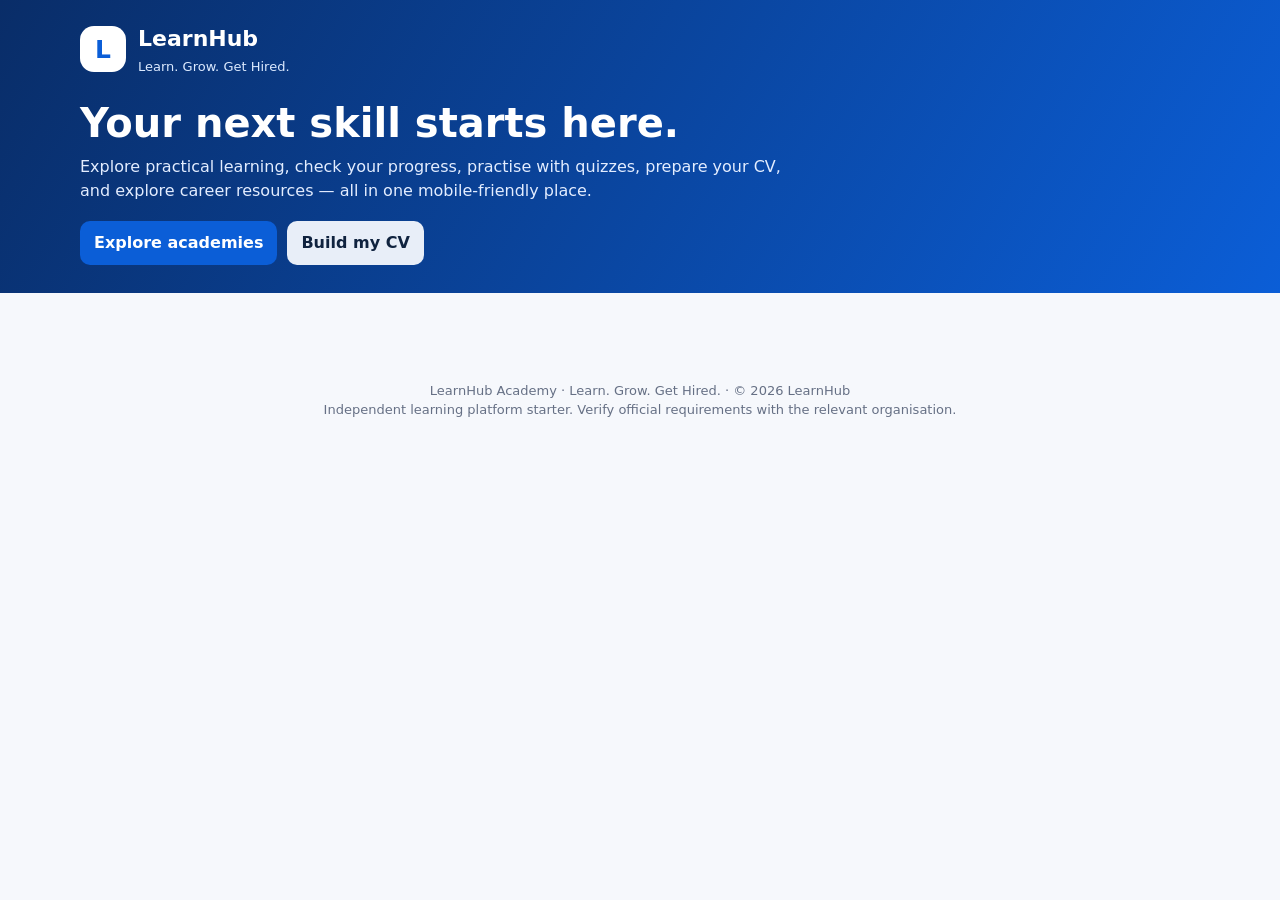
<file: Index.html>
<!doctype html>
<html lang="en">
<head>
<meta charset="utf-8">
<meta name="viewport" content="width=device-width,initial-scale=1">
<meta name="theme-color" content="#0b5ed7">
<title>LearnHub | Learn. Grow. Get Hired.</title>
<style>
:root{--blue:#0b5ed7;--navy:#10233f;--pale:#eef5ff;--ink:#182230;--muted:#667085;--line:#e2e8f0;--green:#12805c;--gold:#e9b949}
*{box-sizing:border-box}body{margin:0;font-family:system-ui,-apple-system,Segoe UI,Roboto,Arial,sans-serif;background:#f6f8fc;color:var(--ink);line-height:1.5}button,input,textarea,select{font:inherit}button{cursor:pointer;border:0;border-radius:10px;padding:10px 14px;background:var(--blue);color:white;font-weight:650}button.secondary{background:#e8eef8;color:var(--navy)}button.ghost{background:transparent;color:var(--blue);border:1px solid #bfd3f5}button.danger{background:#b42318}.top{background:linear-gradient(120deg,#092d68,#0b5ed7);color:#fff;padding:22px max(18px,calc((100% - 1120px)/2)) 28px}.brand{display:flex;gap:12px;align-items:center}.logo{width:46px;height:46px;background:white;color:var(--blue);border-radius:14px;display:grid;place-items:center;font-size:25px;font-weight:900}.brand h1{font-size:22px;margin:0}.brand p{margin:2px 0 0;color:#dceaff;font-size:13px}.hero{max-width:1120px;margin:24px auto 0}.hero h2{font-size:clamp(25px,5vw,40px);line-height:1.1;margin:0 0 10px}.hero p{max-width:720px;color:#e3edff;margin:0 0 18px}.wrap{max-width:1120px;margin:auto;padding:18px}.nav{display:flex;gap:8px;overflow:auto;padding:10px 0 14px;scrollbar-width:thin}.nav button{white-space:nowrap;background:#fff;color:#344054;border:1px solid var(--line);font-size:14px}.nav button.active{background:var(--blue);color:white;border-color:var(--blue)}.stats{display:grid;grid-template-columns:repeat(4,1fr);gap:12px;margin:8px 0 20px}.stat,.panel,.card{background:white;border:1px solid var(--line);border-radius:16px;padding:16px;box-shadow:0 3px 12px #10233f08}.stat strong{display:block;font-size:25px;color:var(--blue)}.stat span{font-size:13px;color:var(--muted)}h2.section-title{font-size:24px;margin:12px 0 4px}p.sub{color:var(--muted);margin:0 0 16px}.grid{display:grid;grid-template-columns:repeat(3,minmax(0,1fr));gap:13px}.card h3{margin:8px 0;font-size:17px}.card p{color:var(--muted);font-size:14px}.emoji{font-size:26px}.pill{display:inline-block;background:var(--pale);color:var(--blue);border-radius:99px;padding:3px 9px;font-size:12px;font-weight:700}.muted{color:var(--muted)}.row{display:flex;gap:10px;align-items:center;flex-wrap:wrap}.between{display:flex;justify-content:space-between;gap:10px;align-items:center}.field{display:grid;gap:5px;margin:10px 0}.field label{font-size:13px;font-weight:700;color:#344054}.field input,.field textarea,.field select,.search{width:100%;border:1px solid #cfd7e5;border-radius:10px;padding:11px 12px;background:white;color:var(--ink)}.field textarea{min-height:90px;resize:vertical}.search{margin:0 0 14px}.progress{height:8px;background:#e8edf5;border-radius:99px;overflow:hidden}.progress span{display:block;height:100%;background:var(--green);width:0}.lesson{border:1px solid var(--line);padding:12px;border-radius:12px;margin:8px 0}.lesson.done{background:#f0fbf6;border-color:#b7e5d0}.lesson p{margin:5px 0;color:#475467}.quiz-option{display:block;width:100%;text-align:left;background:#fff;color:var(--ink);border:1px solid var(--line);margin:8px 0}.quiz-option.chosen{border-color:var(--blue);background:var(--pale)}.notice{background:#fff8e7;border:1px solid #f2d48b;padding:12px;border-radius:12px;color:#674d0b;font-size:13px}.success{color:var(--green);font-weight:700}.footer{text-align:center;padding:28px 12px;color:var(--muted);font-size:13px}.hidden{display:none!important}.certificate{border:8px double #d3ad4d;padding:24px;text-align:center;background:#fffdf6}.certificate h2{color:#173d77;font-size:30px}.certificate .stars{color:#c99a20;font-size:24px;letter-spacing:8px}.small{font-size:12px}.check{accent-color:var(--blue)}@media(max-width:760px){.grid{grid-template-columns:repeat(2,minmax(0,1fr))}.stats{grid-template-columns:repeat(2,1fr)}.wrap{padding:12px}.top{padding:18px 16px 24px}}@media(max-width:460px){.grid{grid-template-columns:1fr}.between{align-items:flex-start}.hero h2{font-size:29px}.stat{padding:12px}}
@media print{body{background:white}.top,.nav,.no-print,.footer{display:none!important}.wrap{max-width:none;padding:0}.certificate{margin:15px;border-width:8px}}
</style>
</head>
<body>
<header class="top">
  <div class="brand"><div class="logo">L</div><div><h1>LearnHub</h1><p>Learn. Grow. Get Hired.</p></div></div>
  <div class="hero"><h2>Your next skill starts here.</h2><p>Explore practical learning, check your progress, practise with quizzes, prepare your CV, and explore career resources — all in one mobile-friendly place.</p><div class="row"><button onclick="showPage('academies')">Explore academies</button><button class="secondary" onclick="showPage('cv')">Build my CV</button></div></div>
</header>
<main class="wrap">
  <nav class="nav no-print" id="nav"></nav>
  <div id="app"></div>
</main>
<footer class="footer">LearnHub Academy · Learn. Grow. Get Hired. · © 2026 LearnHub<br>Independent learning platform starter. Verify official requirements with the relevant organisation.</footer>
<script>
const ACADEMIES = [
["Technology & AI","💻",["Digital Skills Basics","AI Awareness and Responsible Use","Web Development Fundamentals","Python Programming Basics","Cybersecurity Awareness"]],
["Teaching & Education","📚",["Teaching Assistant Fundamentals","Lesson Planning Basics","Classroom Communication","Inclusive Education Awareness","Language Teaching Fundamentals"]],
["Health","🩺",["Health and Wellness Awareness","Skin Health Awareness","Sexual Health Education","Health Communication","First Aid Awareness"]],
["Government & Public Services","🏛️",["Understanding Public Services","Public Service Customer Care","South African Government Basics","Community Development Basics","Public Service Application Readiness"]],
["Business & Entrepreneurship","💼",["Starting a Small Business","Business Planning Basics","Customer Service Fundamentals","Marketing for Small Businesses","Record Keeping for Entrepreneurs"]],
["Finance & Accounting","📊",["Personal Budgeting","Bookkeeping Basics","Financial Literacy","Understanding Tax Records","Fraud Awareness"]],
["Law & Compliance","⚖️",["Workplace Rights Awareness","Compliance Fundamentals","POPIA and Personal Information Awareness","Ethics in the Workplace","Understanding Contracts Basics"]],
["Engineering & Construction","🏗️",["Construction Site Safety","Construction Materials Basics","Reading Basic Building Plans","Introduction to Engineering","Quality Control Awareness"]],
["Transport & Logistics","🚚",["Warehouse Operations Basics","Inventory Control","Road Safety Awareness","Supply Chain Fundamentals","Transport Documentation Basics"]],
["Agriculture","🌱",["Vegetable Gardening Basics","Soil Preparation and Composting","Pest Awareness for Gardeners","Small-Scale Farming Basics","Water-Smart Gardening"]],
["Hospitality & Tourism","🏨",["Hospitality Customer Care","Food Hygiene Awareness","Tourism Fundamentals","Front Desk Basics","Event Support Fundamentals"]],
["Creative & Media","🎨",["Graphic Design Fundamentals","Digital Content Creation","Photography Basics","Social Media Content Planning","Writing for Online Audiences"]],
["Trades & Technical Skills","🧰",["Hand Tool Safety","Basic Electrical Safety Awareness","Plumbing Fundamentals","Maintenance Fundamentals","Lockout Tagout Awareness"]],
["Safety & Security","🦺",["Workplace Health and Safety","Fire Warden Awareness","Security Business Fundamentals","Incident Reporting Basics","Risk Assessment Awareness"]],
["Languages & Academic Skills","🗣️",["English Communication Skills","Business Writing Basics","Study Skills","Reading Comprehension Practice","Presentation Skills"]],
["Career & Employment","🧭",["CV Writing Fundamentals","Interview Preparation","Job Search Skills","Workplace Readiness","Professional Communication"]],
["Personal Development","🌟",["Goal Setting","Time Management","Problem Solving","Teamwork Fundamentals","Confidence and Communication"]],
["Retail & Sales","🛍️",["Retail Customer Service","Point-of-Sale Awareness","Stockroom Basics","Sales Fundamentals","Handling Customer Complaints"]],
["Beauty & Wellness","💆",["Beauty Business Basics","Salon Customer Care","Hygiene for Beauty Services","Wellness Fundamentals","Client Booking Basics"]],
["Environment & Sustainability","🌍",["Waste Sorting and Recycling","Water Conservation","Climate Awareness","Environmental Responsibility","Sustainable Living Basics"]]
];
const courseId=(a,c)=>"c"+a+"_"+c;
const courses=[];
ACADEMIES.forEach((a,ai)=>a[2].forEach((title,ci)=>courses.push({
 id:courseId(ai,ci),academy:a[0],academyIndex:ai,title,level:ci===0?"Level 01":"Level 01",duration:"45–60 minutes",
 description:courseDescription(title,a[0]),
 lessons:[
  {title:"Understand the basics",body:`Learn the key terms, purpose, and everyday importance of ${title.toLowerCase()}. Identify where this knowledge is used and the responsibilities that come with it.`},
  {title:"Apply the knowledge",body:`Work through a practical example related to ${title.toLowerCase()}. Follow safe, ethical steps, check information carefully, and ask a qualified person when a task is outside your role.`},
  {title:"Review and prepare",body:`Summarise the main ideas from ${title.toLowerCase()}. Think about how you would use them in a real setting and review the quiz before attempting it.`}
 ],
 quiz: makeQuiz(title,a[0])
})));
function courseDescription(title,academy){return `An introductory, self-paced learning module in ${academy}. Build foundational awareness of ${title.toLowerCase()} through three short lessons and a knowledge check.`}
function makeQuiz(title,academy){return [
 {q:`What is the best first step when learning about ${title.toLowerCase()}?`,o:["Understand the purpose and basic principles","Skip instructions and start immediately","Assume every situation is identical","Share private information publicly"],a:0,why:"Start by understanding the purpose, guidance, and context."},
 {q:"What should you do if you are unsure about a procedure or requirement?",o:["Guess and continue","Ask an appropriate qualified person or check a trusted official source","Copy an unverified social media post","Ignore the uncertainty"],a:1,why:"Check reliable guidance and ask for help when unsure."},
 {q:"Which behaviour is appropriate in a learning or workplace setting?",o:["Ignore safety rules","Respect privacy, follow relevant procedures, and act ethically","Make promises you cannot guarantee","Use another person's account"],a:1,why:"Safety, privacy, honesty, and following procedures matter."},
 {q:`Why is ${title.toLowerCase()} useful?`,o:["It removes the need for practice","It guarantees employment","It builds foundational knowledge that can be developed with practice","It replaces official licences"],a:2,why:"Introductory learning builds knowledge but does not replace experience or official qualifications."},
 {q:"How should you check whether a legal, medical, or official requirement is current?",o:["Use a random old message","Rely on a rumour","Check the responsible official organisation or a qualified professional","Assume it never changes"],a:2,why:"Official requirements can change; check the responsible source."}
]}
const NAV=[["home","Home"],["academies","Academies"],["learning","My Learning"],["career","Career & Jobs"],["certificate","Certificates"],["cv","CV Builder"],["services","Services"],["community","Community"],["profile","Profile"]];
const STORE="learnhubData_v3";
function loadData(){try{return JSON.parse(localStorage.getItem(STORE))||{profile:{},started:[],completed:[],scores:{},applications:[],posts:[]}}catch(e){return {profile:{},started:[],completed:[],scores:{},applications:[],posts:[]}}}
let data=loadData();
function save(){localStorage.setItem(STORE,JSON.stringify(data));}
let page="home", searchTerm="", selectedAcademy="All", activeCourse=null, activeLesson=0, quizAnswers={}, quizSubmitted=false, cvPreview=false;
const app=document.getElementById("app"), nav=document.getElementById("nav");
function esc(s){return String(s??"").replace(/[&<>"']/g,c=>({"&":"&amp;","<":"&lt;",">":"&gt;",'"':"&quot;","'":"&#39;"}[c]));}
function showPage(p){page=p;activeCourse=null;if(p==="academies")selectedAcademy="All";searchTerm="";render();}
function renderNav(){nav.innerHTML=NAV.map(([id,label])=>`<button class="${page===id?'active':''}" onclick="showPage('${id}')">${label}</button>`).join("");}
function stats(){return `<div class="stats"><div class="stat"><strong>${ACADEMIES.length}</strong><span>Academies</span></div><div class="stat"><strong>${courses.length}</strong><span>Introductory courses</span></div><div class="stat"><strong>${data.completed.length}</strong><span>Courses completed</span></div><div class="stat"><strong>${Object.keys(data.scores).length}</strong><span>Quizzes attempted</span></div></div>`}
function render(){renderNav();if(activeCourse){renderCourse();return;}const pages={home:renderHome,academies:renderAcademies,learning:renderLearning,career:renderCareer,certificate:renderCertificates,cv:renderCV,services:renderServices,community:renderCommunity,profile:renderProfile};app.innerHTML=(pages[page]||renderHome)();}
function renderHome(){return `${stats()}<section class="panel"><h2 class="section-title">Welcome to LearnHub</h2><p class="sub">Choose a learning path, complete the lessons, and take the quiz. Your progress is saved in this browser on this device.</p><div class="row"><button onclick="showPage('academies')">Browse all academies</button><button class="secondary" onclick="showPage('learning')">View my learning</button><button class="secondary" onclick="showPage('career')">Career resources</button></div></section><h2 class="section-title">Explore the academies</h2><p class="sub">20 learning areas with 5 introductory courses each.</p><div class="grid">${ACADEMIES.slice(0,6).map((a,i)=>academyCard(a,i)).join("")}</div><p style="margin-top:14px"><button class="ghost" onclick="showPage('academies')">View all 20 academies →</button></p><div class="notice">Learning content is introductory awareness material. It does not replace accredited training, professional advice, licences, or official certification.</div>`}
function academyCard(a,i){let count=courses.filter(c=>c.academy===a[0]).length;return `<article class="card"><div class="emoji">${a[1]}</div><h3>${esc(a[0])}</h3><p>${count} introductory courses</p><button onclick="openAcademy(${i})">View courses</button></article>`}
function renderAcademies(){let list=ACADEMIES.map((a,i)=>({a,i})).filter(x=>x.a[0].toLowerCase().includes(searchTerm.toLowerCase())||x.a[2].some(c=>c.toLowerCase().includes(searchTerm.toLowerCase())));return `<h2 class="section-title">20 Academies</h2><p class="sub">Browse a learning area or search for a course.</p><input class="search" placeholder="Search academies or courses…" value="${esc(searchTerm)}" oninput="searchTerm=this.value;render()"><div class="grid">${list.map(x=>academyCard(x.a,x.i)).join("")||"<p>No matching academies found.</p>"}</div>`}
function openAcademy(i){selectedAcademy=ACADEMIES[i][0];searchTerm="";page="academies";activeCourse=null;renderAcademyCourses();}
function renderAcademyCourses(){renderNav();const a=ACADEMIES.find(x=>x[0]===selectedAcademy);if(!a){render();return;}const list=courses.filter(c=>c.academy===selectedAcademy);app.innerHTML=`<button class="secondary" onclick="showPage('academies')">← All academies</button><h2 class="section-title">${a[1]} ${esc(a[0])}</h2><p class="sub">Choose a course to study its lessons and quiz.</p><div class="grid">${list.map(courseCard).join("")}</div>`}
function courseCard(c){let done=data.completed.includes(c.id),started=data.started.includes(c.id);return `<article class="card"><span class="pill">${esc(c.level)}</span><h3>${esc(c.title)}</h3><p>${esc(c.description)}</p><p class="small">📖 3 lessons · ⏱ ${c.duration}</p><div class="progress"><span style="width:${done?100:started?33:0}%"></span></div><p class="small">${done?"Completed":started?"In progress":"Not started"}${data.scores[c.id]!==undefined?` · Quiz ${data.scores[c.id]}%`:""}</p><button onclick="startCourse('${c.id}')">${done?"Review course":"Open course"}</button></article>`}
function renderCourse(){const c=courses.find(x=>x.id===activeCourse);if(!c){activeCourse=null;render();return;}if(!data.started.includes(c.id)){data.started.push(c.id);save()}let lesson=c.lessons[activeLesson];app.innerHTML=`<button class="secondary" onclick="activeCourse=null;renderAcademyCourses()">← Back to ${esc(c.academy)}</button><section class="panel" style="margin-top:12px"><span class="pill">${esc(c.academy)} · ${esc(c.level)}</span><h2 class="section-title">${esc(c.title)}</h2><p class="sub">${esc(c.description)}</p><div class="progress"><span style="width:${data.completed.includes(c.id)?100:Math.round((activeLesson+1)/3*70)}%"></span></div><h3>Lessons</h3>${c.lessons.map((l,i)=>`<div class="lesson ${i===activeLesson?'done':''}"><div class="between"><strong>${i+1}. ${esc(l.title)}</strong><button class="${i===activeLesson?'':'secondary'}" onclick="activeLesson=${i};renderCourse()">${i===activeLesson?'Reading':'Open lesson'}</button></div></div>`).join("")}<div class="lesson"><h3>${esc(lesson.title)}</h3><p>${esc(lesson.body)}</p><p class="muted small">Study note: write down one key idea and one way you could apply it safely.</p><div class="row">${activeLesson>0?`<button class="secondary" onclick="activeLesson--;renderCourse()">Previous lesson</button>`:""}${activeLesson<2?`<button onclick="activeLesson++;renderCourse()">Next lesson →</button>`:`<button onclick="startQuiz()">Take course quiz</button>`}</div></div></section>`}
function startCourse(id){activeCourse=id;activeLesson=0;quizAnswers={};quizSubmitted=false;page="learning";if(!data.started.includes(id))data.started.push(id);save();render()}
function startQuiz(){quizAnswers={};quizSubmitted=false;renderQuiz()}
function renderQuiz(){const c=courses.find(x=>x.id===activeCourse);app.innerHTML=`<button class="secondary" onclick="renderCourse()">← Back to lessons</button><section class="panel"><h2 class="section-title">Knowledge check</h2><p class="sub">${esc(c.title)} · ${c.quiz.length} questions · 70% pass mark for this practice quiz</p>${c.quiz.map((q,i)=>`<div class="lesson"><strong>${i+1}. ${esc(q.q)}</strong>${q.o.map((o,j)=>`<button class="quiz-option ${quizAnswers[i]===j?'chosen':''}" onclick="quizAnswers[${i}]=${j};renderQuiz()">${String.fromCharCode(65+j)}. ${esc(o)}</button>`).join("")}${quizSubmitted?`<p class="${quizAnswers[i]===q.a?'success':'muted'}">${quizAnswers[i]===q.a?'Correct.':'Correct answer: '+String.fromCharCode(65+q.a)+'. '+esc(q.o[q.a])} ${esc(q.why)}</p>`:""}</div>`).join("")}${quizSubmitted?`<h3>Score: ${Math.round(c.quiz.filter((q,i)=>quizAnswers[i]===q.a).length/c.quiz.length*100)}%</h3><p>${c.quiz.every((q,i)=>quizAnswers[i]===q.a)?'Excellent work!': 'Review the explanations, then try again if you wish.'}</p><button onclick="startQuiz()">Try again</button> <button class="secondary" onclick="activeCourse=null;render()">Back to courses</button>`:`<button ${Object.keys(quizAnswers).length<c.quiz.length?'disabled':''} onclick="submitQuiz()">Submit answers</button>`}</section>`}
function submitQuiz(){const c=courses.find(x=>x.id===activeCourse);if(Object.keys(quizAnswers).length<c.quiz.length){alert("Please answer every question first.");return;}const score=Math.round(c.quiz.filter((q,i)=>quizAnswers[i]===q.a).length/c.quiz.length*100);data.scores[c.id]=score;if(score>=70&&!data.completed.includes(c.id))data.completed.push(c.id);save();quizSubmitted=true;renderQuiz()}
function renderLearning(){let enrolled=courses.filter(c=>data.started.includes(c.id));return `${stats()}<h2 class="section-title">My Learning</h2
function renderCertificates(){let done=courses.filter(c=>data.completed.includes(c.id));return `<h2 class="section-title">Certificates</h2><p class="sub">Practice course completion records are generated only after passing the quiz with at least 70%.</p><div class="notice">Important: These are LearnHub completion certificates from this starter app, not accredited qualifications or government-issued credentials. A paid/verified certificate process is not connected yet.</div><div class="grid" style="margin-top:14px">${done.map(c=>`<article class="card"><h3>🏆 ${esc(c.title)}</h3><p>Quiz score: ${data.scores[c.id]}%</p><button onclick="makeCertificate('${c.id}')">View / print certificate</button></article>`).join("")||`<div class="panel"><p>No certificates yet. Complete the lessons and pass a course quiz to unlock a completion record.</p><button onclick="showPage('academies')">Browse courses</button></div>`}</div><div id="certArea"></div>`}
function makeCertificate(id){const c=courses.find(x=>x.id===id);const name=data.profile.name||"Learner";const serial="LH-"+new Date().getFullYear()+"-"+id.toUpperCase();document.getElementById("certArea").innerHTML=`<section class="certificate" style="margin-top:18px"><div style="font-size:42px">🎓</div><div class="pill">LEARNHUB ACADEMY</div><h2>Certificate of Completion</h2><p>This recognises that</p><h2>${esc(name)}</h2><p>has completed the introductory course</p><h2>${esc(c.title)}</h2><p>and achieved a practice quiz score of <strong>${data.scores[id]}%</strong>.</p><p class="stars">★ ★ ★</p><p>Certificate ID: ${serial}<br>Issued: ${new Date().toLocaleDateString()}</p><div class="between"><div>____________________<br><small>LearnHub Developer</small></div><div>____________________<br><small>Course & Platform Developer</small></div></div><p class="small muted">LearnHub learning record — not an accredited qualification. Verify course claims with the issuing platform.</p><button class="no-print" onclick="window.print()">Print / Save as PDF</button></section>`;document.getElementById("certArea").scrollIntoView({behavior:"smooth"})}
function renderCV(){const p=data.profile;return `<h2 class="section-title">CV Builder</h2><p class="sub">Fill in your details and create a CV preview you can print or save as PDF.</p><section class="panel"><div class="field"><label>Full name</label><input id="cvName" value="${esc(p.name||"")}" placeholder="Your full name"></div><div class="field"><label>Phone number</label><input id="cvPhone" value="${esc(p.phone||"")}" placeholder="Your phone number"></div><div class="field"><label>Email</label><input id="cvEmail" value="${esc(p.email||"")}" placeholder="you@example.com"></div><div class="field"><label>Town / Province</label><input id="cvLocation" value="${esc(p.location||"")}" placeholder="e.g. Polokwane, Limpopo"></div><div class="field"><label>Career objective</label><textarea id="cvObjective" placeholder="Briefly describe the work you want and your strengths.">${esc(p.objective||"")}</textarea></div><div class="field"><label>Education and certificates</label><textarea id="cvEducation" placeholder="List qualifications, courses and certificates.">${esc(p.education||"")}</textarea></div><div class="field"><label>Work experience</label><textarea id="cvExperience" placeholder="Role, employer, dates, responsibilities and achievements.">${esc(p.experience||"")}</textarea></div><div class="field"><label>Skills</label><textarea id="cvSkills" placeholder="e.g. communication, administration, digital skills">${esc(p.skills||"")}</textarea></div><button onclick="saveCV()">Save details and preview CV</button></section><div id="cvResult"></div>`}
function saveCV(){const get=id=>document.getElementById(id).value.trim();data.profile={...data.profile,name:get("cvName"),phone:get("cvPhone"),email:get("cvEmail"),location:get("cvLocation"),objective:get("cvObjective"),education:get("cvEducation"),experience:get("cvExperience"),skills:get("cvSkills")};save();document.getElementById("cvResult").innerHTML=`<section class="panel" id="cvPrint" style="margin-top:14px"><h1>${esc(data.profile.name||"Your Name")}</h1><p>${esc(data.profile.location)} · ${esc(data.profile.phone)} · ${esc(data.profile.email)}</p><hr><h3>Career Objective</h3><p>${esc(data.profile.objective)}</p><h3>Education & Certificates</h3><p style="white-space:pre-wrap">${esc(data.profile.education)}</p><h3>Work Experience</h3><p style="white-space:pre-wrap">${esc(data.profile.experience)}</p><h3>Skills</h3><p style="white-space:pre-wrap">${esc(data.profile.skills)}</p><button class="no-print" onclick="window.print()">Print / Save as PDF</button></section>`}
function renderCareer(){return `<h2 class="section-title">Career & Jobs</h2><p class="sub">Prepare for opportunities and keep track of applications. These are guidance resources, not live vacancy listings.</p><div class="grid"><article class="card"><div class="emoji">📄</div><h3>CV preparation</h3><p>Build a clear CV with your education, skills and experience.</p><button onclick="showPage('cv')">Build CV</button></article><article class="card"><div class="emoji">🎤</div><h3>Interview preparation</h3><p>Practise explaining your experience with specific examples.</p><button onclick="alert('Practise: Tell us about yourself; describe a challenge; explain your teamwork; why this role; what you are learning. Use honest examples.')">View practice questions</button></article><article class="card"><div class="emoji">🔎</div><h3>Find opportunities</h3><p>Check the official employer or government vacancy page and confirm closing dates before applying.</p><p><a href="https://www.gov.za/" target="_blank" rel="noopener">South African Government</a></p><p><a href="https://www.dpsa.gov.za/" target="_blank" rel="noopener">DPSA vacancies</a></p><p><a href="https://www.labour.gov.za/" target="_blank" rel="noopener">Department of Employment and Labour</a></p></article></div><section class="panel" style="margin-top:14px"><h3>Application tracker</h3><div class="field"><label>Employer / opportunity</label><input id="jobEmployer" placeholder="Employer or programme name"></div><div class="field"><label>Status</label><select id="jobStatus"><option>Interested</option><option>Preparing application</option><option>Applied</option><option>Interview</option><option>Outcome received</option></select></div><button onclick="addApplication()">Add to tracker</button><div style="margin-top:12px">${data.applications.map((x,i)=>`<div class="lesson"><strong>${esc(x.employer)}</strong><p>${esc(x.status)}</p><button class="danger" onclick="removeApplication(${i})">Remove</button></div>`).join("")||'<p class="muted">No opportunities tracked yet.</p>'}</div></section>`}
function addApplication(){const employer=document.getElementById("jobEmployer").value.trim();if(!employer)return alert("Enter an employer or opportunity.");data.applications.push({employer,status:document.getElementById("jobStatus").value});save();render()}
function removeApplication(i){data.applications.splice(i,1);save();render()}
function renderServices(){const services=[["Public services","Find official government service information; never share your ID or OTP with unverified sites."],["Health and clinics","Use qualified health professionals and official health services for personal medical advice."],["CV and career support","Prepare CVs, interview answers and application records."],["Small business","Plan products, costs, customers, stock and record keeping."],["Digital safety","Use unique passwords, avoid suspicious links and never share banking PINs or OTPs."],["Emergency help","For immediate danger, contact local emergency services directly. Do not rely on this starter app for emergency response."]];return `<h2 class="section-title">Services & Information</h2><p class="sub">A directory of useful topics. No appointments, payments, bookings, or official applications are processed here.</p><div class="grid">${services.map((s,i)=>`<article class="card"><div class="emoji">${["🏛️","🩺","💼","🛒","🔐","🚨"][i]}</div><h3>${esc(s[0])}</h3><p>${esc(s[1])}</p></article>`).join("")}</div><div class="notice" style="margin-top:14px">LearnHub will never ask you to enter a bank PIN, card PIN, OTP, or another person's password. Verify official websites before submitting personal details.</div>`}
function renderCommunity(){return `<h2 class="section-title">Community</h2><p class="sub">Post a learning goal or encouragement. Posts are stored only in this browser on this device and are not shared with other users.</p><section class="panel"><div class="field"><label>Your message</label><textarea id="communityText" maxlength="500" placeholder="Share a learning goal or encouragement…"></textarea></div><button onclick="addPost()">Save local post</button></section><div style="margin-top:14px">${data.posts.map((p,i)=>`<div class="panel" style="margin-bottom:10px"><p>${esc(p.text)}</p><p class="small muted">${esc(p.date)}</p><button class="danger" onclick="deletePost(${i})">Delete</button></div>`).join("")||'<p class="muted">No posts yet.</p>'}</div>`}
function addPost(){const text=document.getElementById("communityText").value.trim();if(!text)return alert("Write a message first.");data.posts.unshift({text,date:new Date().toLocaleString()});save();render()}
function deletePost(i){data.posts.splice(i,1);save();render()}
function renderProfile(){const p=data.profile;return `<h2 class="section-title">Learner Profile</h2><p class="sub">Your basic learner details are saved locally in this browser.</p><section class="panel"><div class="field"><label>Full name</label><input id="profileName" value="${esc(p.name||"")}" placeholder="Full name"></div><div class="field"><label>Email (optional)</label><input id="profileEmail" value="${esc(p.email||"")}" placeholder="Email address"></div><div class="field"><label>Phone (optional)</label><input id="profilePhone" value="${esc(p.phone||"")}" placeholder="Phone number"></div><div class="field"><label>Location (optional)</label><input id="profileLocation" value="${esc(p.location||"")}" placeholder="Town / Province"></div><button onclick="saveProfile()">Save profile</button> <button class="secondary" onclick="exportData()">Export my backup</button><div class="field"><label>Import LearnHub backup JSON</label><input id="importFile" type="file" accept=".json,application/json"></div><button class="secondary" onclick="importData()">Import backup</button></section><section class="panel" style="margin-top:14px"><h3>Data and privacy</h3><p>Your profile, course progress, quiz scores, posts, and tracker are stored in this browser using local storage. Clearing browser data may remove them. Export a backup regularly. This starter app has no secure account login or cloud database.</p><button class="danger" onclick="resetData()">Reset all local LearnHub data</button></section>`}
function saveProfile(){data.profile={...data.profile,name:document.getElementById("profileName").value.trim(),email:document.getElementById("profileEmail").value.trim(),phone:document.getElementById("profilePhone").value.trim(),location:document.getElementById("profileLocation").value.trim()};save();alert("Profile saved on this device.");render()}
function exportData(){const blob=new Blob([JSON.stringify(data,null,2)],{type:"application/json"});const a=document.createElement("a");a.href=URL.createObjectURL(blob);a.download="learnhub-backup.json";a.click();URL.revokeObjectURL(a.href)}
function importData(){const f=document.getElementById("importFile").files[0];if(!f)return alert("Choose a backup JSON file first.");const r=new FileReader();r.onload=()=>{try{const d=JSON.parse(r.result);if(!d||typeof d!=="object")throw Error();data={profile:d.profile||{},started:Array.isArray(d.started)?d.started:[],completed:Array.isArray(d.completed)?d.completed:[],scores:d.scores||{},applications:Array.isArray(d.applications)?d.applications:[],posts:Array.isArray(d.posts)?d.posts:[]};save();alert("Backup imported.");render()}catch(e){alert("That file does not look like a LearnHub backup.")}};r.readAsText(f)}
function resetData(){if(confirm("This deletes LearnHub progress and profile saved in this browser. Export a backup first if you want to keep it. Continue?")){localStorage.removeItem(STORE);data=loadData();render()}}
function renderPageForAcademy(){renderAcademyCourses()}
const oldRender=render;
render=function(){if(page==="academies"&&selectedAcademy!=="All"&&!searchTerm){renderAcademyCourses();return;}oldRender()};
render();
</script>
</body>
</html>
</file>
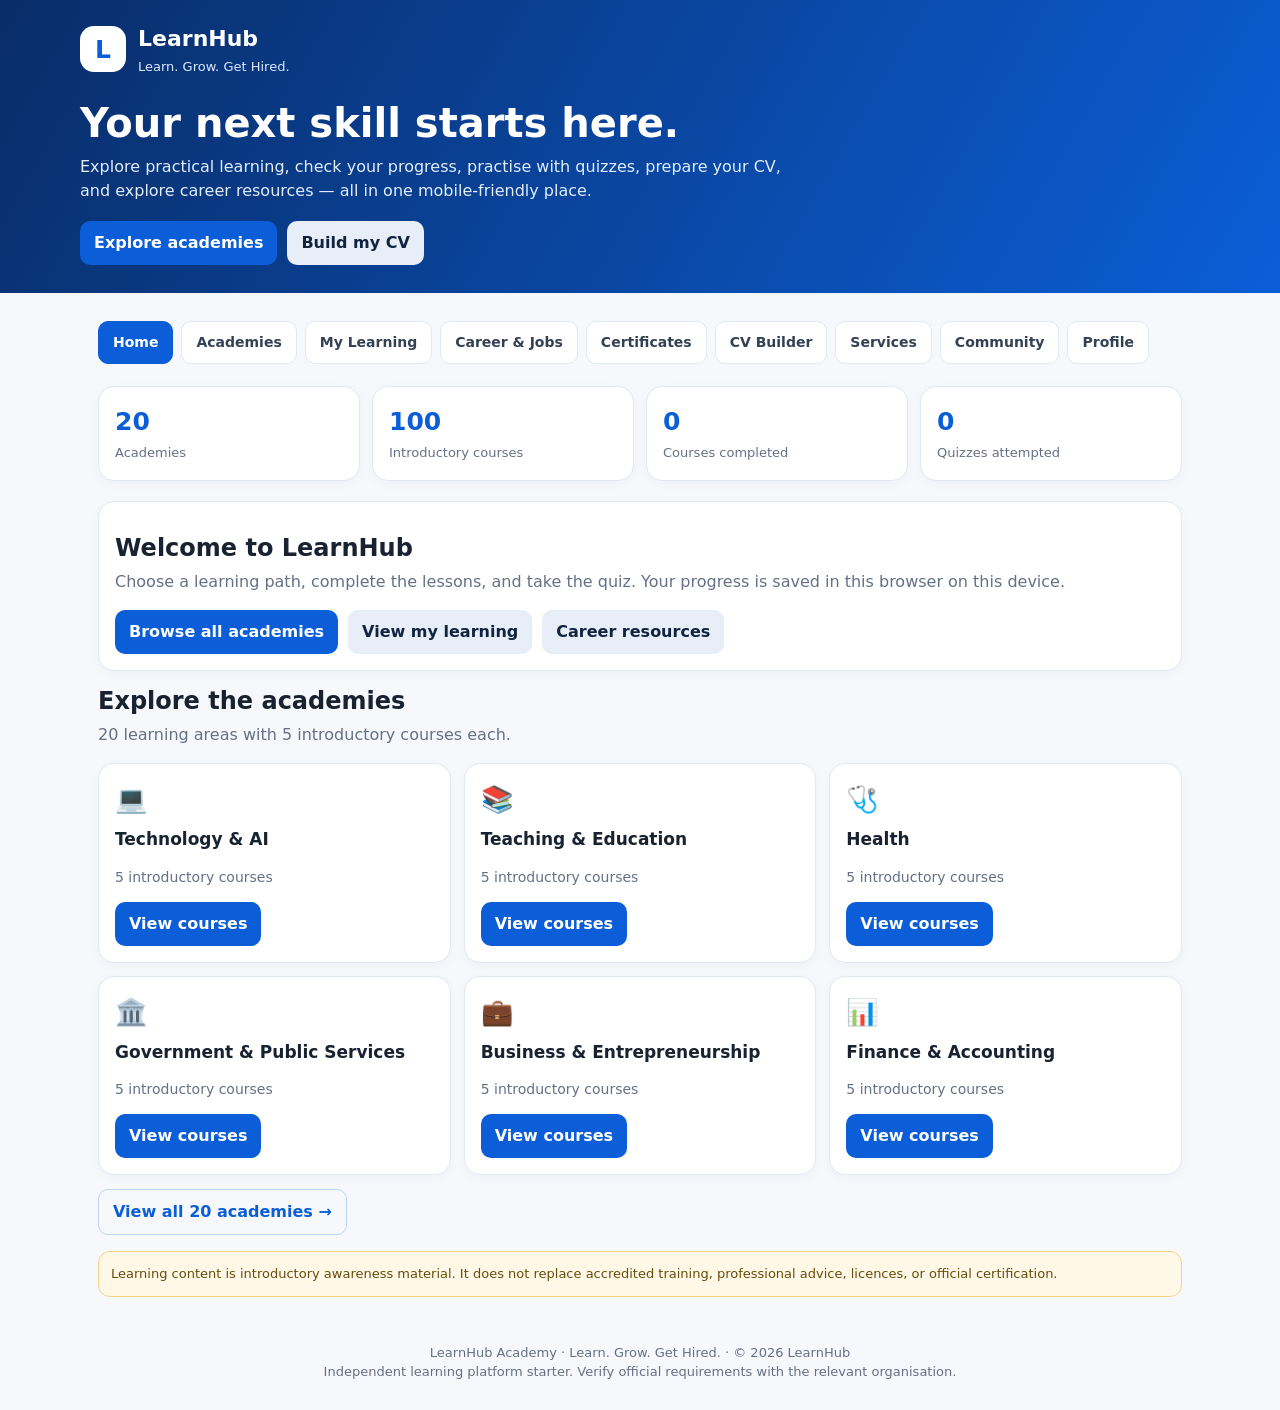
<file: learnhub_complete_starter (1).html>
<!doctype html>
<html lang="en">
<head>
<meta charset="utf-8">
<meta name="viewport" content="width=device-width,initial-scale=1">
<meta name="theme-color" content="#0b5ed7">
<title>LearnHub | Learn. Grow. Get Hired.</title>
<style>
:root{--blue:#0b5ed7;--navy:#10233f;--pale:#eef5ff;--ink:#182230;--muted:#667085;--line:#e2e8f0;--green:#12805c;--gold:#e9b949}
*{box-sizing:border-box}body{margin:0;font-family:system-ui,-apple-system,Segoe UI,Roboto,Arial,sans-serif;background:#f6f8fc;color:var(--ink);line-height:1.5}button,input,textarea,select{font:inherit}button{cursor:pointer;border:0;border-radius:10px;padding:10px 14px;background:var(--blue);color:white;font-weight:650}button.secondary{background:#e8eef8;color:var(--navy)}button.ghost{background:transparent;color:var(--blue);border:1px solid #bfd3f5}button.danger{background:#b42318}.top{background:linear-gradient(120deg,#092d68,#0b5ed7);color:#fff;padding:22px max(18px,calc((100% - 1120px)/2)) 28px}.brand{display:flex;gap:12px;align-items:center}.logo{width:46px;height:46px;background:white;color:var(--blue);border-radius:14px;display:grid;place-items:center;font-size:25px;font-weight:900}.brand h1{font-size:22px;margin:0}.brand p{margin:2px 0 0;color:#dceaff;font-size:13px}.hero{max-width:1120px;margin:24px auto 0}.hero h2{font-size:clamp(25px,5vw,40px);line-height:1.1;margin:0 0 10px}.hero p{max-width:720px;color:#e3edff;margin:0 0 18px}.wrap{max-width:1120px;margin:auto;padding:18px}.nav{display:flex;gap:8px;overflow:auto;padding:10px 0 14px;scrollbar-width:thin}.nav button{white-space:nowrap;background:#fff;color:#344054;border:1px solid var(--line);font-size:14px}.nav button.active{background:var(--blue);color:white;border-color:var(--blue)}.stats{display:grid;grid-template-columns:repeat(4,1fr);gap:12px;margin:8px 0 20px}.stat,.panel,.card{background:white;border:1px solid var(--line);border-radius:16px;padding:16px;box-shadow:0 3px 12px #10233f08}.stat strong{display:block;font-size:25px;color:var(--blue)}.stat span{font-size:13px;color:var(--muted)}h2.section-title{font-size:24px;margin:12px 0 4px}p.sub{color:var(--muted);margin:0 0 16px}.grid{display:grid;grid-template-columns:repeat(3,minmax(0,1fr));gap:13px}.card h3{margin:8px 0;font-size:17px}.card p{color:var(--muted);font-size:14px}.emoji{font-size:26px}.pill{display:inline-block;background:var(--pale);color:var(--blue);border-radius:99px;padding:3px 9px;font-size:12px;font-weight:700}.muted{color:var(--muted)}.row{display:flex;gap:10px;align-items:center;flex-wrap:wrap}.between{display:flex;justify-content:space-between;gap:10px;align-items:center}.field{display:grid;gap:5px;margin:10px 0}.field label{font-size:13px;font-weight:700;color:#344054}.field input,.field textarea,.field select,.search{width:100%;border:1px solid #cfd7e5;border-radius:10px;padding:11px 12px;background:white;color:var(--ink)}.field textarea{min-height:90px;resize:vertical}.search{margin:0 0 14px}.progress{height:8px;background:#e8edf5;border-radius:99px;overflow:hidden}.progress span{display:block;height:100%;background:var(--green);width:0}.lesson{border:1px solid var(--line);padding:12px;border-radius:12px;margin:8px 0}.lesson.done{background:#f0fbf6;border-color:#b7e5d0}.lesson p{margin:5px 0;color:#475467}.quiz-option{display:block;width:100%;text-align:left;background:#fff;color:var(--ink);border:1px solid var(--line);margin:8px 0}.quiz-option.chosen{border-color:var(--blue);background:var(--pale)}.notice{background:#fff8e7;border:1px solid #f2d48b;padding:12px;border-radius:12px;color:#674d0b;font-size:13px}.success{color:var(--green);font-weight:700}.footer{text-align:center;padding:28px 12px;color:var(--muted);font-size:13px}.hidden{display:none!important}.certificate{border:8px double #d3ad4d;padding:24px;text-align:center;background:#fffdf6}.certificate h2{color:#173d77;font-size:30px}.certificate .stars{color:#c99a20;font-size:24px;letter-spacing:8px}.small{font-size:12px}.check{accent-color:var(--blue)}@media(max-width:760px){.grid{grid-template-columns:repeat(2,minmax(0,1fr))}.stats{grid-template-columns:repeat(2,1fr)}.wrap{padding:12px}.top{padding:18px 16px 24px}}@media(max-width:460px){.grid{grid-template-columns:1fr}.between{align-items:flex-start}.hero h2{font-size:29px}.stat{padding:12px}}
@media print{body{background:white}.top,.nav,.no-print,.footer{display:none!important}.wrap{max-width:none;padding:0}.certificate{margin:15px;border-width:8px}}
</style>
</head>
<body>
<header class="top">
  <div class="brand"><div class="logo">L</div><div><h1>LearnHub</h1><p>Learn. Grow. Get Hired.</p></div></div>
  <div class="hero"><h2>Your next skill starts here.</h2><p>Explore practical learning, check your progress, practise with quizzes, prepare your CV, and explore career resources — all in one mobile-friendly place.</p><div class="row"><button onclick="showPage('academies')">Explore academies</button><button class="secondary" onclick="showPage('cv')">Build my CV</button></div></div>
</header>
<main class="wrap">
  <nav class="nav no-print" id="nav"></nav>
  <div id="app"></div>
</main>
<footer class="footer">LearnHub Academy · Learn. Grow. Get Hired. · © 2026 LearnHub<br>Independent learning platform starter. Verify official requirements with the relevant organisation.</footer>
<script>
const ACADEMIES = [
["Technology & AI","💻",["Digital Skills Basics","AI Awareness and Responsible Use","Web Development Fundamentals","Python Programming Basics","Cybersecurity Awareness"]],
["Teaching & Education","📚",["Teaching Assistant Fundamentals","Lesson Planning Basics","Classroom Communication","Inclusive Education Awareness","Language Teaching Fundamentals"]],
["Health","🩺",["Health and Wellness Awareness","Skin Health Awareness","Sexual Health Education","Health Communication","First Aid Awareness"]],
["Government & Public Services","🏛️",["Understanding Public Services","Public Service Customer Care","South African Government Basics","Community Development Basics","Public Service Application Readiness"]],
["Business & Entrepreneurship","💼",["Starting a Small Business","Business Planning Basics","Customer Service Fundamentals","Marketing for Small Businesses","Record Keeping for Entrepreneurs"]],
["Finance & Accounting","📊",["Personal Budgeting","Bookkeeping Basics","Financial Literacy","Understanding Tax Records","Fraud Awareness"]],
["Law & Compliance","⚖️",["Workplace Rights Awareness","Compliance Fundamentals","POPIA and Personal Information Awareness","Ethics in the Workplace","Understanding Contracts Basics"]],
["Engineering & Construction","🏗️",["Construction Site Safety","Construction Materials Basics","Reading Basic Building Plans","Introduction to Engineering","Quality Control Awareness"]],
["Transport & Logistics","🚚",["Warehouse Operations Basics","Inventory Control","Road Safety Awareness","Supply Chain Fundamentals","Transport Documentation Basics"]],
["Agriculture","🌱",["Vegetable Gardening Basics","Soil Preparation and Composting","Pest Awareness for Gardeners","Small-Scale Farming Basics","Water-Smart Gardening"]],
["Hospitality & Tourism","🏨",["Hospitality Customer Care","Food Hygiene Awareness","Tourism Fundamentals","Front Desk Basics","Event Support Fundamentals"]],
["Creative & Media","🎨",["Graphic Design Fundamentals","Digital Content Creation","Photography Basics","Social Media Content Planning","Writing for Online Audiences"]],
["Trades & Technical Skills","🧰",["Hand Tool Safety","Basic Electrical Safety Awareness","Plumbing Fundamentals","Maintenance Fundamentals","Lockout Tagout Awareness"]],
["Safety & Security","🦺",["Workplace Health and Safety","Fire Warden Awareness","Security Business Fundamentals","Incident Reporting Basics","Risk Assessment Awareness"]],
["Languages & Academic Skills","🗣️",["English Communication Skills","Business Writing Basics","Study Skills","Reading Comprehension Practice","Presentation Skills"]],
["Career & Employment","🧭",["CV Writing Fundamentals","Interview Preparation","Job Search Skills","Workplace Readiness","Professional Communication"]],
["Personal Development","🌟",["Goal Setting","Time Management","Problem Solving","Teamwork Fundamentals","Confidence and Communication"]],
["Retail & Sales","🛍️",["Retail Customer Service","Point-of-Sale Awareness","Stockroom Basics","Sales Fundamentals","Handling Customer Complaints"]],
["Beauty & Wellness","💆",["Beauty Business Basics","Salon Customer Care","Hygiene for Beauty Services","Wellness Fundamentals","Client Booking Basics"]],
["Environment & Sustainability","🌍",["Waste Sorting and Recycling","Water Conservation","Climate Awareness","Environmental Responsibility","Sustainable Living Basics"]]
];
const courseId=(a,c)=>"c"+a+"_"+c;
const courses=[];
ACADEMIES.forEach((a,ai)=>a[2].forEach((title,ci)=>courses.push({
 id:courseId(ai,ci),academy:a[0],academyIndex:ai,title,level:ci===0?"Level 01":"Level 01",duration:"45–60 minutes",
 description:courseDescription(title,a[0]),
 lessons:[
  {title:"Understand the basics",body:`Learn the key terms, purpose, and everyday importance of ${title.toLowerCase()}. Identify where this knowledge is used and the responsibilities that come with it.`},
  {title:"Apply the knowledge",body:`Work through a practical example related to ${title.toLowerCase()}. Follow safe, ethical steps, check information carefully, and ask a qualified person when a task is outside your role.`},
  {title:"Review and prepare",body:`Summarise the main ideas from ${title.toLowerCase()}. Think about how you would use them in a real setting and review the quiz before attempting it.`}
 ],
 quiz: makeQuiz(title,a[0])
})));
function courseDescription(title,academy){return `An introductory, self-paced learning module in ${academy}. Build foundational awareness of ${title.toLowerCase()} through three short lessons and a knowledge check.`}
function makeQuiz(title,academy){return [
 {q:`What is the best first step when learning about ${title.toLowerCase()}?`,o:["Understand the purpose and basic principles","Skip instructions and start immediately","Assume every situation is identical","Share private information publicly"],a:0,why:"Start by understanding the purpose, guidance, and context."},
 {q:"What should you do if you are unsure about a procedure or requirement?",o:["Guess and continue","Ask an appropriate qualified person or check a trusted official source","Copy an unverified social media post","Ignore the uncertainty"],a:1,why:"Check reliable guidance and ask for help when unsure."},
 {q:"Which behaviour is appropriate in a learning or workplace setting?",o:["Ignore safety rules","Respect privacy, follow relevant procedures, and act ethically","Make promises you cannot guarantee","Use another person's account"],a:1,why:"Safety, privacy, honesty, and following procedures matter."},
 {q:`Why is ${title.toLowerCase()} useful?`,o:["It removes the need for practice","It guarantees employment","It builds foundational knowledge that can be developed with practice","It replaces official licences"],a:2,why:"Introductory learning builds knowledge but does not replace experience or official qualifications."},
 {q:"How should you check whether a legal, medical, or official requirement is current?",o:["Use a random old message","Rely on a rumour","Check the responsible official organisation or a qualified professional","Assume it never changes"],a:2,why:"Official requirements can change; check the responsible source."}
]}
const NAV=[["home","Home"],["academies","Academies"],["learning","My Learning"],["career","Career & Jobs"],["certificate","Certificates"],["cv","CV Builder"],["services","Services"],["community","Community"],["profile","Profile"]];
const STORE="learnhubData_v3";
function loadData(){try{return JSON.parse(localStorage.getItem(STORE))||{profile:{},started:[],completed:[],scores:{},applications:[],posts:[]}}catch(e){return {profile:{},started:[],completed:[],scores:{},applications:[],posts:[]}}}
let data=loadData();
function save(){localStorage.setItem(STORE,JSON.stringify(data));}
let page="home", searchTerm="", selectedAcademy="All", activeCourse=null, activeLesson=0, quizAnswers={}, quizSubmitted=false, cvPreview=false;
const app=document.getElementById("app"), nav=document.getElementById("nav");
function esc(s){return String(s??"").replace(/[&<>"']/g,c=>({"&":"&amp;","<":"&lt;",">":"&gt;",'"':"&quot;","'":"&#39;"}[c]));}
function showPage(p){page=p;activeCourse=null;if(p==="academies")selectedAcademy="All";searchTerm="";render();}
function renderNav(){nav.innerHTML=NAV.map(([id,label])=>`<button class="${page===id?'active':''}" onclick="showPage('${id}')">${label}</button>`).join("");}
function stats(){return `<div class="stats"><div class="stat"><strong>${ACADEMIES.length}</strong><span>Academies</span></div><div class="stat"><strong>${courses.length}</strong><span>Introductory courses</span></div><div class="stat"><strong>${data.completed.length}</strong><span>Courses completed</span></div><div class="stat"><strong>${Object.keys(data.scores).length}</strong><span>Quizzes attempted</span></div></div>`}
function render(){renderNav();if(activeCourse){renderCourse();return;}const pages={home:renderHome,academies:renderAcademies,learning:renderLearning,career:renderCareer,certificate:renderCertificates,cv:renderCV,services:renderServices,community:renderCommunity,profile:renderProfile};app.innerHTML=(pages[page]||renderHome)();}
function renderHome(){return `${stats()}<section class="panel"><h2 class="section-title">Welcome to LearnHub</h2><p class="sub">Choose a learning path, complete the lessons, and take the quiz. Your progress is saved in this browser on this device.</p><div class="row"><button onclick="showPage('academies')">Browse all academies</button><button class="secondary" onclick="showPage('learning')">View my learning</button><button class="secondary" onclick="showPage('career')">Career resources</button></div></section><h2 class="section-title">Explore the academies</h2><p class="sub">20 learning areas with 5 introductory courses each.</p><div class="grid">${ACADEMIES.slice(0,6).map((a,i)=>academyCard(a,i)).join("")}</div><p style="margin-top:14px"><button class="ghost" onclick="showPage('academies')">View all 20 academies →</button></p><div class="notice">Learning content is introductory awareness material. It does not replace accredited training, professional advice, licences, or official certification.</div>`}
function academyCard(a,i){let count=courses.filter(c=>c.academy===a[0]).length;return `<article class="card"><div class="emoji">${a[1]}</div><h3>${esc(a[0])}</h3><p>${count} introductory courses</p><button onclick="openAcademy(${i})">View courses</button></article>`}
function renderAcademies(){let list=ACADEMIES.map((a,i)=>({a,i})).filter(x=>x.a[0].toLowerCase().includes(searchTerm.toLowerCase())||x.a[2].some(c=>c.toLowerCase().includes(searchTerm.toLowerCase())));return `<h2 class="section-title">20 Academies</h2><p class="sub">Browse a learning area or search for a course.</p><input class="search" placeholder="Search academies or courses…" value="${esc(searchTerm)}" oninput="searchTerm=this.value;render()"><div class="grid">${list.map(x=>academyCard(x.a,x.i)).join("")||"<p>No matching academies found.</p>"}</div>`}
function openAcademy(i){selectedAcademy=ACADEMIES[i][0];searchTerm="";page="academies";activeCourse=null;renderAcademyCourses();}
function renderAcademyCourses(){renderNav();const a=ACADEMIES.find(x=>x[0]===selectedAcademy);if(!a){render();return;}const list=courses.filter(c=>c.academy===selectedAcademy);app.innerHTML=`<button class="secondary" onclick="showPage('academies')">← All academies</button><h2 class="section-title">${a[1]} ${esc(a[0])}</h2><p class="sub">Choose a course to study its lessons and quiz.</p><div class="grid">${list.map(courseCard).join("")}</div>`}
function courseCard(c){let done=data.completed.includes(c.id),started=data.started.includes(c.id);return `<article class="card"><span class="pill">${esc(c.level)}</span><h3>${esc(c.title)}</h3><p>${esc(c.description)}</p><p class="small">📖 3 lessons · ⏱ ${c.duration}</p><div class="progress"><span style="width:${done?100:started?33:0}%"></span></div><p class="small">${done?"Completed":started?"In progress":"Not started"}${data.scores[c.id]!==undefined?` · Quiz ${data.scores[c.id]}%`:""}</p><button onclick="startCourse('${c.id}')">${done?"Review course":"Open course"}</button></article>`}
function renderCourse(){const c=courses.find(x=>x.id===activeCourse);if(!c){activeCourse=null;render();return;}if(!data.started.includes(c.id)){data.started.push(c.id);save()}let lesson=c.lessons[activeLesson];app.innerHTML=`<button class="secondary" onclick="activeCourse=null;renderAcademyCourses()">← Back to ${esc(c.academy)}</button><section class="panel" style="margin-top:12px"><span class="pill">${esc(c.academy)} · ${esc(c.level)}</span><h2 class="section-title">${esc(c.title)}</h2><p class="sub">${esc(c.description)}</p><div class="progress"><span style="width:${data.completed.includes(c.id)?100:Math.round((activeLesson+1)/3*70)}%"></span></div><h3>Lessons</h3>${c.lessons.map((l,i)=>`<div class="lesson ${i===activeLesson?'done':''}"><div class="between"><strong>${i+1}. ${esc(l.title)}</strong><button class="${i===activeLesson?'':'secondary'}" onclick="activeLesson=${i};renderCourse()">${i===activeLesson?'Reading':'Open lesson'}</button></div></div>`).join("")}<div class="lesson"><h3>${esc(lesson.title)}</h3><p>${esc(lesson.body)}</p><p class="muted small">Study note: write down one key idea and one way you could apply it safely.</p><div class="row">${activeLesson>0?`<button class="secondary" onclick="activeLesson--;renderCourse()">Previous lesson</button>`:""}${activeLesson<2?`<button onclick="activeLesson++;renderCourse()">Next lesson →</button>`:`<button onclick="startQuiz()">Take course quiz</button>`}</div></div></section>`}
function startCourse(id){activeCourse=id;activeLesson=0;quizAnswers={};quizSubmitted=false;page="learning";if(!data.started.includes(id))data.started.push(id);save();render()}
function startQuiz(){quizAnswers={};quizSubmitted=false;renderQuiz()}
function renderQuiz(){const c=courses.find(x=>x.id===activeCourse);app.innerHTML=`<button class="secondary" onclick="renderCourse()">← Back to lessons</button><section class="panel"><h2 class="section-title">Knowledge check</h2><p class="sub">${esc(c.title)} · ${c.quiz.length} questions · 70% pass mark for this practice quiz</p>${c.quiz.map((q,i)=>`<div class="lesson"><strong>${i+1}. ${esc(q.q)}</strong>${q.o.map((o,j)=>`<button class="quiz-option ${quizAnswers[i]===j?'chosen':''}" onclick="quizAnswers[${i}]=${j};renderQuiz()">${String.fromCharCode(65+j)}. ${esc(o)}</button>`).join("")}${quizSubmitted?`<p class="${quizAnswers[i]===q.a?'success':'muted'}">${quizAnswers[i]===q.a?'Correct.':'Correct answer: '+String.fromCharCode(65+q.a)+'. '+esc(q.o[q.a])} ${esc(q.why)}</p>`:""}</div>`).join("")}${quizSubmitted?`<h3>Score: ${Math.round(c.quiz.filter((q,i)=>quizAnswers[i]===q.a).length/c.quiz.length*100)}%</h3><p>${c.quiz.every((q,i)=>quizAnswers[i]===q.a)?'Excellent work!': 'Review the explanations, then try again if you wish.'}</p><button onclick="startQuiz()">Try again</button> <button class="secondary" onclick="activeCourse=null;render()">Back to courses</button>`:`<button ${Object.keys(quizAnswers).length<c.quiz.length?'disabled':''} onclick="submitQuiz()">Submit answers</button>`}</section>`}
function submitQuiz(){const c=courses.find(x=>x.id===activeCourse);if(Object.keys(quizAnswers).length<c.quiz.length){alert("Please answer every question first.");return;}const score=Math.round(c.quiz.filter((q,i)=>quizAnswers[i]===q.a).length/c.quiz.length*100);data.scores[c.id]=score;if(score>=70&&!data.completed.includes(c.id))data.completed.push(c.id);save();quizSubmitted=true;renderQuiz()}
function renderLearning(){let enrolled=courses.filter(c=>data.started.includes(c.id));return `${stats()}<h2 class="section-title">My Learning</h2><p class="sub">Your progress is saved in this browser. It does not automatically sync to another phone or browser.</p><input class="search" placeholder="Find a course…" value="${esc(searchTerm)}" oninput="searchTerm=this.value;render()"><div class="grid">${(enrolled.length?enrolled:courses.filter(c=>searchTerm?c.title.toLowerCase().includes(searchTerm.toLowerCase()):false)).map(courseCard).join("")}</div>${!enrolled.length?`<div class="panel"><p>You haven't started a course yet.</p><button onclick="showPage('academies')">Find your first course</button></div>`:""}<p><button class="ghost" onclick="showPage('academies')">Browse all courses</button></p>`}
function renderCertificates(){let done=courses.filter(c=>data.completed.includes(c.id));return `<h2 class="section-title">Certificates</h2><p class="sub">Practice course completion records are generated only after passing the quiz with at least 70%.</p><div class="notice">Important: These are LearnHub completion certificates from this starter app, not accredited qualifications or government-issued credentials. A paid/verified certificate process is not connected yet.</div><div class="grid" style="margin-top:14px">${done.map(c=>`<article class="card"><h3>🏆 ${esc(c.title)}</h3><p>Quiz score: ${data.scores[c.id]}%</p><button onclick="makeCertificate('${c.id}')">View / print certificate</button></article>`).join("")||`<div class="panel"><p>No certificates yet. Complete the lessons and pass a course quiz to unlock a completion record.</p><button onclick="showPage('academies')">Browse courses</button></div>`}</div><div id="certArea"></div>`}
function makeCertificate(id){const c=courses.find(x=>x.id===id);const name=data.profile.name||"Learner";const serial="LH-"+new Date().getFullYear()+"-"+id.toUpperCase();document.getElementById("certArea").innerHTML=`<section class="certificate" style="margin-top:18px"><div style="font-size:42px">🎓</div><div class="pill">LEARNHUB ACADEMY</div><h2>Certificate of Completion</h2><p>This recognises that</p><h2>${esc(name)}</h2><p>has completed the introductory course</p><h2>${esc(c.title)}</h2><p>and achieved a practice quiz score of <strong>${data.scores[id]}%</strong>.</p><p class="stars">★ ★ ★</p><p>Certificate ID: ${serial}<br>Issued: ${new Date().toLocaleDateString()}</p><div class="between"><div>____________________<br><small>LearnHub Developer</small></div><div>____________________<br><small>Course & Platform Developer</small></div></div><p class="small muted">LearnHub learning record — not an accredited qualification. Verify course claims with the issuing platform.</p><button class="no-print" onclick="window.print()">Print / Save as PDF</button></section>`;document.getElementById("certArea").scrollIntoView({behavior:"smooth"})}
function renderCV(){const p=data.profile;return `<h2 class="section-title">CV Builder</h2><p class="sub">Fill in your details and create a CV preview you can print or save as PDF.</p><section class="panel"><div class="field"><label>Full name</label><input id="cvName" value="${esc(p.name||"")}" placeholder="Your full name"></div><div class="field"><label>Phone number</label><input id="cvPhone" value="${esc(p.phone||"")}" placeholder="Your phone number"></div><div class="field"><label>Email</label><input id="cvEmail" value="${esc(p.email||"")}" placeholder="you@example.com"></div><div class="field"><label>Town / Province</label><input id="cvLocation" value="${esc(p.location||"")}" placeholder="e.g. Polokwane, Limpopo"></div><div class="field"><label>Career objective</label><textarea id="cvObjective" placeholder="Briefly describe the work you want and your strengths.">${esc(p.objective||"")}</textarea></div><div class="field"><label>Education and certificates</label><textarea id="cvEducation" placeholder="List qualifications, courses and certificates.">${esc(p.education||"")}</textarea></div><div class="field"><label>Work experience</label><textarea id="cvExperience" placeholder="Role, employer, dates, responsibilities and achievements.">${esc(p.experience||"")}</textarea></div><div class="field"><label>Skills</label><textarea id="cvSkills" placeholder="e.g. communication, administration, digital skills">${esc(p.skills||"")}</textarea></div><button onclick="saveCV()">Save details and preview CV</button></section><div id="cvResult"></div>`}
function saveCV(){const get=id=>document.getElementById(id).value.trim();data.profile={...data.profile,name:get("cvName"),phone:get("cvPhone"),email:get("cvEmail"),location:get("cvLocation"),objective:get("cvObjective"),education:get("cvEducation"),experience:get("cvExperience"),skills:get("cvSkills")};save();document.getElementById("cvResult").innerHTML=`<section class="panel" id="cvPrint" style="margin-top:14px"><h1>${esc(data.profile.name||"Your Name")}</h1><p>${esc(data.profile.location)} · ${esc(data.profile.phone)} · ${esc(data.profile.email)}</p><hr><h3>Career Objective</h3><p>${esc(data.profile.objective)}</p><h3>Education & Certificates</h3><p style="white-space:pre-wrap">${esc(data.profile.education)}</p><h3>Work Experience</h3><p style="white-space:pre-wrap">${esc(data.profile.experience)}</p><h3>Skills</h3><p style="white-space:pre-wrap">${esc(data.profile.skills)}</p><button class="no-print" onclick="window.print()">Print / Save as PDF</button></section>`}
function renderCareer(){return `<h2 class="section-title">Career & Jobs</h2><p class="sub">Prepare for opportunities and keep track of applications. These are guidance resources, not live vacancy listings.</p><div class="grid"><article class="card"><div class="emoji">📄</div><h3>CV preparation</h3><p>Build a clear CV with your education, skills and experience.</p><button onclick="showPage('cv')">Build CV</button></article><article class="card"><div class="emoji">🎤</div><h3>Interview preparation</h3><p>Practise explaining your experience with specific examples.</p><button onclick="alert('Practise: Tell us about yourself; describe a challenge; explain your teamwork; why this role; what you are learning. Use honest examples.')">View practice questions</button></article><article class="card"><div class="emoji">🔎</div><h3>Find opportunities</h3><p>Check the official employer or government vacancy page and confirm closing dates before applying.</p><p><a href="https://www.gov.za/" target="_blank" rel="noopener">South African Government</a></p><p><a href="https://www.dpsa.gov.za/" target="_blank" rel="noopener">DPSA vacancies</a></p><p><a href="https://www.labour.gov.za/" target="_blank" rel="noopener">Department of Employment and Labour</a></p></article></div><section class="panel" style="margin-top:14px"><h3>Application tracker</h3><div class="field"><label>Employer / opportunity</label><input id="jobEmployer" placeholder="Employer or programme name"></div><div class="field"><label>Status</label><select id="jobStatus"><option>Interested</option><option>Preparing application</option><option>Applied</option><option>Interview</option><option>Outcome received</option></select></div><button onclick="addApplication()">Add to tracker</button><div style="margin-top:12px">${data.applications.map((x,i)=>`<div class="lesson"><strong>${esc(x.employer)}</strong><p>${esc(x.status)}</p><button class="danger" onclick="removeApplication(${i})">Remove</button></div>`).join("")||'<p class="muted">No opportunities tracked yet.</p>'}</div></section>`}
function addApplication(){const employer=document.getElementById("jobEmployer").value.trim();if(!employer)return alert("Enter an employer or opportunity.");data.applications.push({employer,status:document.getElementById("jobStatus").value});save();render()}
function removeApplication(i){data.applications.splice(i,1);save();render()}
function renderServices(){const services=[["Public services","Find official government service information; never share your ID or OTP with unverified sites."],["Health and clinics","Use qualified health professionals and official health services for personal medical advice."],["CV and career support","Prepare CVs, interview answers and application records."],["Small business","Plan products, costs, customers, stock and record keeping."],["Digital safety","Use unique passwords, avoid suspicious links and never share banking PINs or OTPs."],["Emergency help","For immediate danger, contact local emergency services directly. Do not rely on this starter app for emergency response."]];return `<h2 class="section-title">Services & Information</h2><p class="sub">A directory of useful topics. No appointments, payments, bookings, or official applications are processed here.</p><div class="grid">${services.map((s,i)=>`<article class="card"><div class="emoji">${["🏛️","🩺","💼","🛒","🔐","🚨"][i]}</div><h3>${esc(s[0])}</h3><p>${esc(s[1])}</p></article>`).join("")}</div><div class="notice" style="margin-top:14px">LearnHub will never ask you to enter a bank PIN, card PIN, OTP, or another person's password. Verify official websites before submitting personal details.</div>`}
function renderCommunity(){return `<h2 class="section-title">Community</h2><p class="sub">Post a learning goal or encouragement. Posts are stored only in this browser on this device and are not shared with other users.</p><section class="panel"><div class="field"><label>Your message</label><textarea id="communityText" maxlength="500" placeholder="Share a learning goal or encouragement…"></textarea></div><button onclick="addPost()">Save local post</button></section><div style="margin-top:14px">${data.posts.map((p,i)=>`<div class="panel" style="margin-bottom:10px"><p>${esc(p.text)}</p><p class="small muted">${esc(p.date)}</p><button class="danger" onclick="deletePost(${i})">Delete</button></div>`).join("")||'<p class="muted">No posts yet.</p>'}</div>`}
function addPost(){const text=document.getElementById("communityText").value.trim();if(!text)return alert("Write a message first.");data.posts.unshift({text,date:new Date().toLocaleString()});save();render()}
function deletePost(i){data.posts.splice(i,1);save();render()}
function renderProfile(){const p=data.profile;return `<h2 class="section-title">Learner Profile</h2><p class="sub">Your basic learner details are saved locally in this browser.</p><section class="panel"><div class="field"><label>Full name</label><input id="profileName" value="${esc(p.name||"")}" placeholder="Full name"></div><div class="field"><label>Email (optional)</label><input id="profileEmail" value="${esc(p.email||"")}" placeholder="Email address"></div><div class="field"><label>Phone (optional)</label><input id="profilePhone" value="${esc(p.phone||"")}" placeholder="Phone number"></div><div class="field"><label>Location (optional)</label><input id="profileLocation" value="${esc(p.location||"")}" placeholder="Town / Province"></div><button onclick="saveProfile()">Save profile</button> <button class="secondary" onclick="exportData()">Export my backup</button><div class="field"><label>Import LearnHub backup JSON</label><input id="importFile" type="file" accept=".json,application/json"></div><button class="secondary" onclick="importData()">Import backup</button></section><section class="panel" style="margin-top:14px"><h3>Data and privacy</h3><p>Your profile, course progress, quiz scores, posts, and tracker are stored in this browser using local storage. Clearing browser data may remove them. Export a backup regularly. This starter app has no secure account login or cloud database.</p><button class="danger" onclick="resetData()">Reset all local LearnHub data</button></section>`}
function saveProfile(){data.profile={...data.profile,name:document.getElementById("profileName").value.trim(),email:document.getElementById("profileEmail").value.trim(),phone:document.getElementById("profilePhone").value.trim(),location:document.getElementById("profileLocation").value.trim()};save();alert("Profile saved on this device.");render()}
function exportData(){const blob=new Blob([JSON.stringify(data,null,2)],{type:"application/json"});const a=document.createElement("a");a.href=URL.createObjectURL(blob);a.download="learnhub-backup.json";a.click();URL.revokeObjectURL(a.href)}
function importData(){const f=document.getElementById("importFile").files[0];if(!f)return alert("Choose a backup JSON file first.");const r=new FileReader();r.onload=()=>{try{const d=JSON.parse(r.result);if(!d||typeof d!=="object")throw Error();data={profile:d.profile||{},started:Array.isArray(d.started)?d.started:[],completed:Array.isArray(d.completed)?d.completed:[],scores:d.scores||{},applications:Array.isArray(d.applications)?d.applications:[],posts:Array.isArray(d.posts)?d.posts:[]};save();alert("Backup imported.");render()}catch(e){alert("That file does not look like a LearnHub backup.")}};r.readAsText(f)}
function resetData(){if(confirm("This deletes LearnHub progress and profile saved in this browser. Export a backup first if you want to keep it. Continue?")){localStorage.removeItem(STORE);data=loadData();render()}}
function renderPageForAcademy(){renderAcademyCourses()}
const oldRender=render;
render=function(){if(page==="academies"&&selectedAcademy!=="All"&&!searchTerm){renderAcademyCourses();return;}oldRender()};
render();
</script>
</body>
</html>
</file>
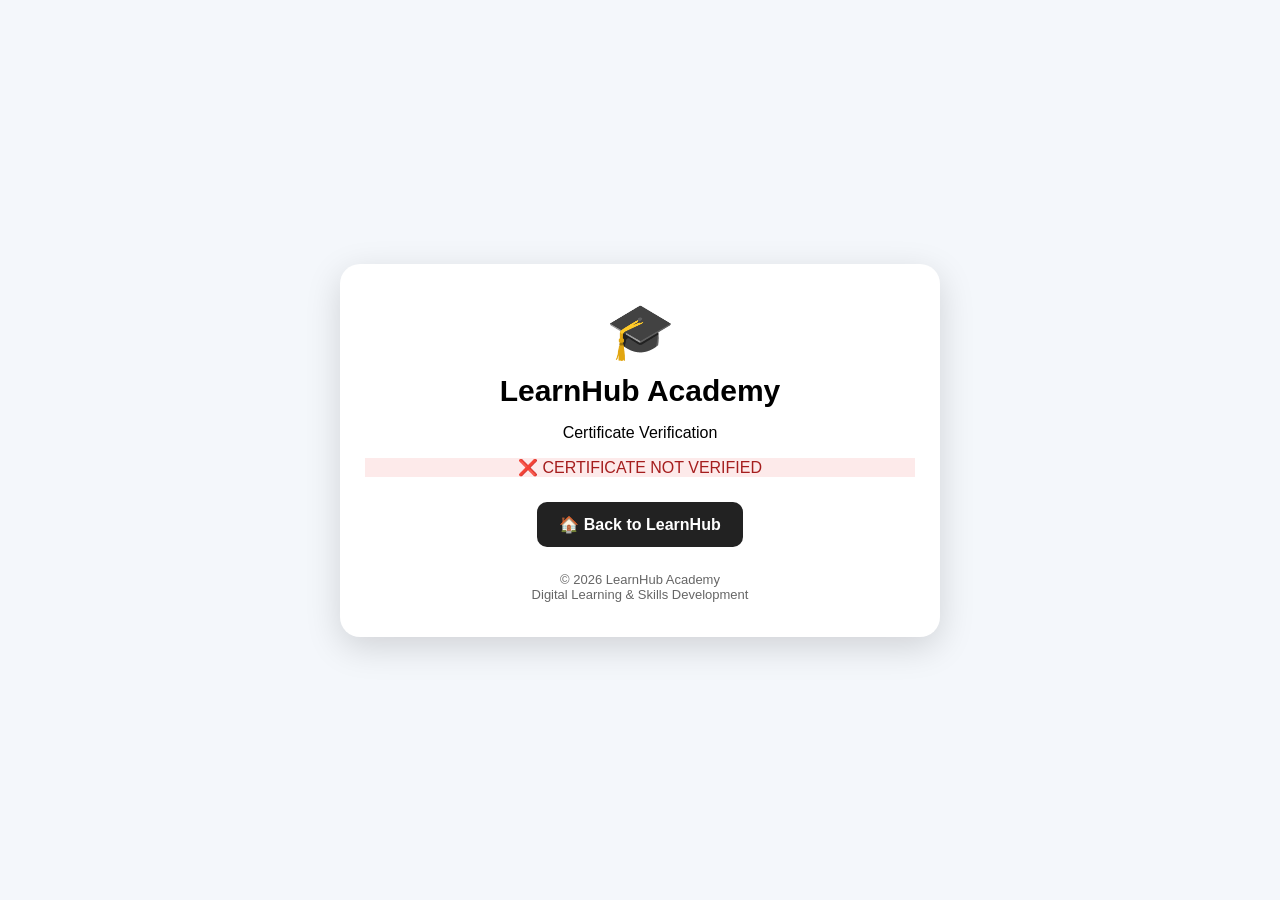
<file: Verify.html>
<!DOCTYPE html>
<html lang="en">
<head>
  <meta charset="UTF-8">

  <meta name="viewport"
        content="width=device-width, initial-scale=1.0">

  <title>LearnHub Certificate Verification</title>

  <style>
    * {
      box-sizing: border-box;
    }

    body {
      margin: 0;
      font-family: Arial, sans-serif;
      background: #f4f7fb;
      min-height: 100vh;
      display: flex;
      align-items: center;
      justify-content: center;
      padding: 20px;
    }

    .verification-card {
      width: 100%;
      max-width: 600px;
      background: white;
      border-radius: 20px;
      padding: 35px 25px;
      text-align: center;
      box-shadow: 0 10px 35px rgba(0,0,0,0.15);
    }

    .logo {
      font-size: 55px;
    }

    h1 {
      margin: 10px 0;
      font-size: 30px;
    }

    .verified {
      margin: 25px 0;
      padding: 18px;
      border-radius: 12px;
      background: #e8f7ee;
      color: #176b3a;
      font-size: 22px;
      font-weight: bold;
    }

    .details {
      text-align: left;
      margin-top: 25px;
    }

    .detail {
      padding: 13px 5px;
      border-bottom: 1px solid #ddd;
    }

    .label {
      font-weight: bold;
    }

    .invalid {
      background: #fdeaea;
      color: #a51d1d;
    }

    .back-button {
      display: inline-block;
      margin-top: 25px;
      padding: 13px 22px;
      background: #222;
      color: white;
      text-decoration: none;
      border-radius: 10px;
      font-weight: bold;
    }

    .footer {
      margin-top: 25px;
      font-size: 13px;
      color: #666;
    }
  </style>
</head>

<body>

  <div class="verification-card">

    <div class="logo">🎓</div>

    <h1>LearnHub Academy</h1>

    <p>Certificate Verification</p>

    <div id="status" class="verified">
      🔄 Checking certificate...
    </div>

    <div id="certificateDetails"
         class="details"
         style="display:none;">

      <div class="detail">
        <span class="label">👤 Learner:</span>
        <span id="learnerName"></span>
      </div>

      <div class="detail">
        <span class="label">🆔 Learner ID:</span>
        <span id="learnerId"></span>
      </div>

      <div class="detail">
        <span class="label">📜 Certificate ID:</span>
        <span id="certificateId"></span>
      </div>

      <div class="detail">
        <span class="label">🔐 Verification Code:</span>
        <span id="verificationCode"></span>
      </div>

      <div class="detail">
        <span class="label">📚 Course:</span>
        <span id="course"></span>
      </div>

      <div class="detail">
        <span class="label">📅 Status:</span>
        <span>Valid Certificate</span>
      </div>

    </div>

    <a href="index.html" class="back-button">
      🏠 Back to LearnHub
    </a>

    <div class="footer">
      © 2026 LearnHub Academy<br>
      Digital Learning & Skills Development
    </div>

  </div>


  <script>

    /* =====================================
       LEARNHUB CERTIFICATE VERIFICATION
       ===================================== */

    const params =
      new URLSearchParams(window.location.search);


    const certificate =
      params.get("certificate");

    const learner =
      params.get("learner");

    const code =
      params.get("code");


    const status =
      document.getElementById("status");


    const details =
      document.getElementById("certificateDetails");


    /*
       Check whether the QR contains
       the required certificate information.
    */

    if (certificate && learner && code) {

      status.innerHTML =
        "✅ CERTIFICATE VERIFIED";

      status.classList.add("verified");


      document.getElementById("learnerName")
        .textContent = learner;


      document.getElementById("certificateId")
        .textContent = certificate;


      document.getElementById("verificationCode")
        .textContent = code;


      /*
         Learner ID and course can be
         displayed from the certificate
         system when those values are
         later connected to a database.
      */

      document.getElementById("learnerId")
        .textContent = "LearnHub Learner";


      document.getElementById("course")
        .textContent = "Python Programming";


      details.style.display = "block";


    } else {

      status.innerHTML =
        "❌ CERTIFICATE NOT VERIFIED";

      status.classList.remove("verified");

      status.classList.add("invalid");

    }

  </script>

</body>
</html>
</file>
